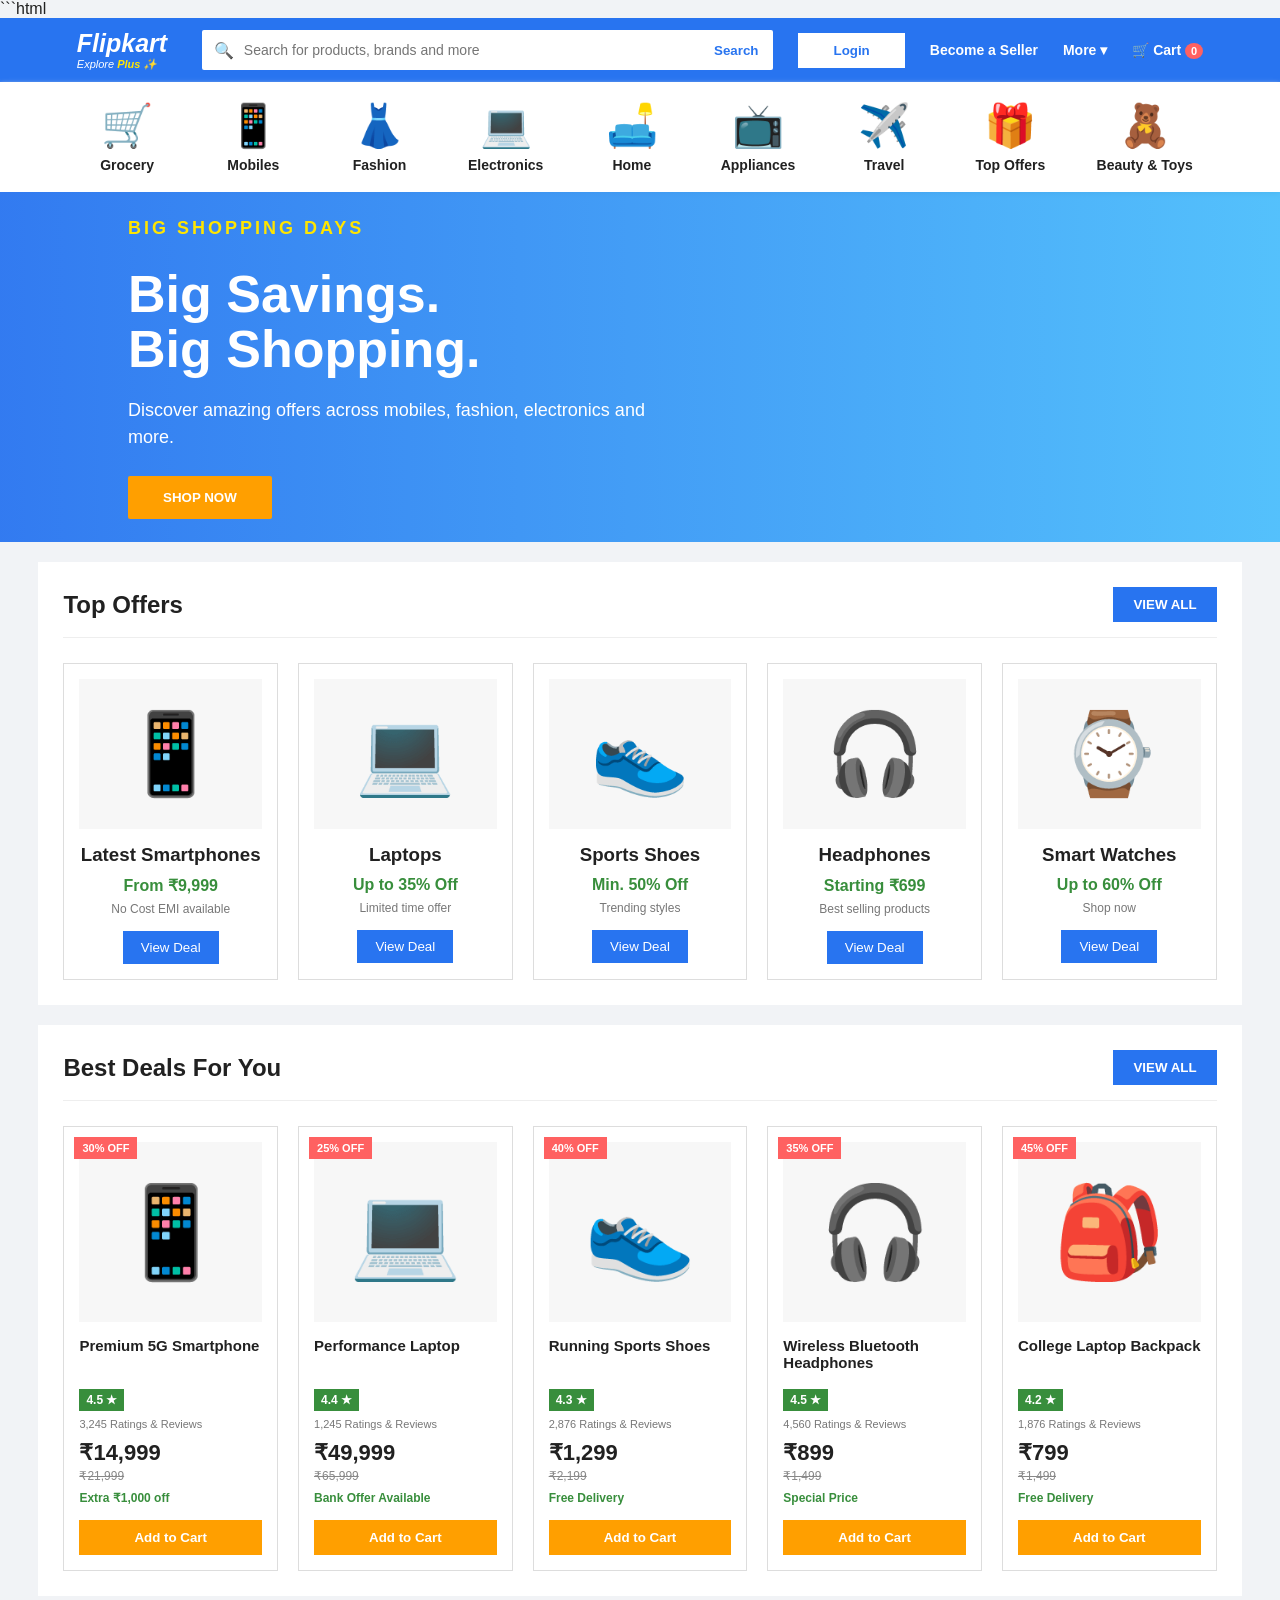
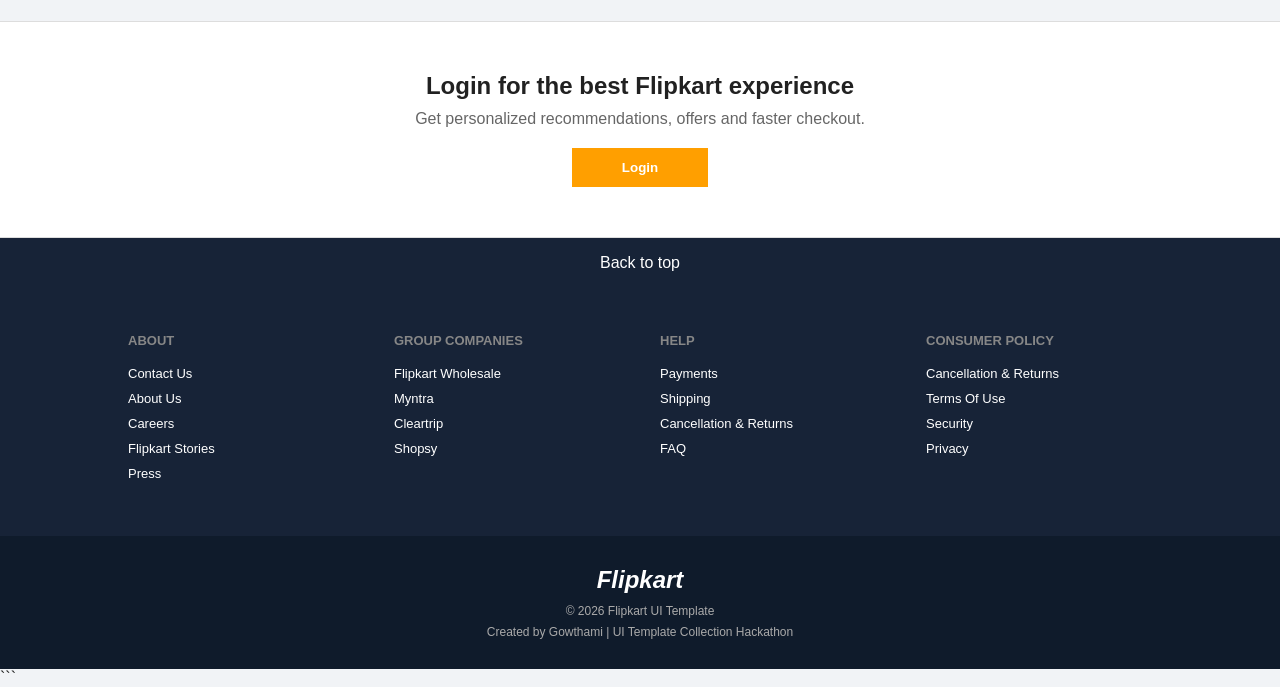
<file: flipkart/index.html>
```html
<!DOCTYPE html>
<html lang="en">

<head>
    <meta charset="UTF-8">
    <meta name="viewport" content="width=device-width, initial-scale=1.0">

    <title>Flipkart - Online Shopping</title>

    <link rel="stylesheet" href="style.css">
</head>

<body>

<!-- ================= HEADER ================= -->

<header class="header">

    <div class="logo-area">

        <div class="logo">
            Flipkart
        </div>

        <div class="plus">
            Explore <b>Plus</b> ✨
        </div>

    </div>


    <div class="search-box">

        <span>🔍</span>

        <input
            type="text"
            id="searchInput"
            placeholder="Search for products, brands and more"
        >

        <button onclick="searchProduct()">
            Search
        </button>

    </div>


    <button class="login-btn" onclick="login()">
        Login
    </button>


    <div class="seller">
        Become a Seller
    </div>


    <div class="more">
        More ▾
    </div>


    <div class="cart" onclick="showCart()">

        🛒

        Cart

        <span id="cartCount">0</span>

    </div>

</header>


<!-- ================= CATEGORY NAVIGATION ================= -->

<nav class="category-nav">

    <div class="category">
        <div class="category-icon">🛒</div>
        <p>Grocery</p>
    </div>

    <div class="category">
        <div class="category-icon">📱</div>
        <p>Mobiles</p>
    </div>

    <div class="category">
        <div class="category-icon">👗</div>
        <p>Fashion</p>
    </div>

    <div class="category">
        <div class="category-icon">💻</div>
        <p>Electronics</p>
    </div>

    <div class="category">
        <div class="category-icon">🛋️</div>
        <p>Home</p>
    </div>

    <div class="category">
        <div class="category-icon">📺</div>
        <p>Appliances</p>
    </div>

    <div class="category">
        <div class="category-icon">✈️</div>
        <p>Travel</p>
    </div>

    <div class="category">
        <div class="category-icon">🎁</div>
        <p>Top Offers</p>
    </div>

    <div class="category">
        <div class="category-icon">🧸</div>
        <p>Beauty & Toys</p>
    </div>

</nav>


<!-- ================= HERO ================= -->

<section class="hero">

    <div class="hero-text">

        <p class="festival">
            BIG SHOPPING DAYS
        </p>

        <h1>
            Big Savings.<br>
            Big Shopping.
        </h1>

        <p>
            Discover amazing offers across mobiles,
            fashion, electronics and more.
        </p>

        <button onclick="shopNow()">
            SHOP NOW
        </button>

    </div>

</section>


<!-- ================= TOP OFFERS ================= -->

<section class="section">

    <div class="section-header">

        <h2>Top Offers</h2>

        <button onclick="viewAll()">
            VIEW ALL
        </button>

    </div>


    <div class="offer-products">


        <!-- OFFER 1 -->

        <div class="offer-card">

            <div class="offer-image">
                📱
            </div>

            <h3>Latest Smartphones</h3>

            <p class="green">
                From ₹9,999
            </p>

            <p class="small">
                No Cost EMI available
            </p>

            <button onclick="addToCart('Smartphone')">
                View Deal
            </button>

        </div>


        <!-- OFFER 2 -->

        <div class="offer-card">

            <div class="offer-image">
                💻
            </div>

            <h3>Laptops</h3>

            <p class="green">
                Up to 35% Off
            </p>

            <p class="small">
                Limited time offer
            </p>

            <button onclick="addToCart('Laptop')">
                View Deal
            </button>

        </div>


        <!-- OFFER 3 -->

        <div class="offer-card">

            <div class="offer-image">
                👟
            </div>

            <h3>Sports Shoes</h3>

            <p class="green">
                Min. 50% Off
            </p>

            <p class="small">
                Trending styles
            </p>

            <button onclick="addToCart('Sports Shoes')">
                View Deal
            </button>

        </div>


        <!-- OFFER 4 -->

        <div class="offer-card">

            <div class="offer-image">
                🎧
            </div>

            <h3>Headphones</h3>

            <p class="green">
                Starting ₹699
            </p>

            <p class="small">
                Best selling products
            </p>

            <button onclick="addToCart('Headphones')">
                View Deal
            </button>

        </div>


        <!-- OFFER 5 -->

        <div class="offer-card">

            <div class="offer-image">
                ⌚
            </div>

            <h3>Smart Watches</h3>

            <p class="green">
                Up to 60% Off
            </p>

            <p class="small">
                Shop now
            </p>

            <button onclick="addToCart('Smart Watch')">
                View Deal
            </button>

        </div>

    </div>

</section>


<!-- ================= BEST DEALS ================= -->

<section class="section">

    <div class="section-header">

        <h2>Best Deals For You</h2>

        <button onclick="viewAll()">
            VIEW ALL
        </button>

    </div>


    <div class="products">


        <!-- PRODUCT 1 -->

        <div class="product-card">

            <div class="discount">
                30% OFF
            </div>

            <div class="product-image">
                📱
            </div>

            <h3>
                Premium 5G Smartphone
            </h3>

            <div class="rating">
                4.5 ★
            </div>

            <p class="reviews">
                3,245 Ratings & Reviews
            </p>

            <p class="price">
                ₹14,999
            </p>

            <p class="old-price">
                ₹21,999
            </p>

            <p class="offer">
                Extra ₹1,000 off
            </p>

            <button onclick="addToCart('Premium 5G Smartphone')">
                Add to Cart
            </button>

        </div>


        <!-- PRODUCT 2 -->

        <div class="product-card">

            <div class="discount">
                25% OFF
            </div>

            <div class="product-image">
                💻
            </div>

            <h3>
                Performance Laptop
            </h3>

            <div class="rating">
                4.4 ★
            </div>

            <p class="reviews">
                1,245 Ratings & Reviews
            </p>

            <p class="price">
                ₹49,999
            </p>

            <p class="old-price">
                ₹65,999
            </p>

            <p class="offer">
                Bank Offer Available
            </p>

            <button onclick="addToCart('Performance Laptop')">
                Add to Cart
            </button>

        </div>


        <!-- PRODUCT 3 -->

        <div class="product-card">

            <div class="discount">
                40% OFF
            </div>

            <div class="product-image">
                👟
            </div>

            <h3>
                Running Sports Shoes
            </h3>

            <div class="rating">
                4.3 ★
            </div>

            <p class="reviews">
                2,876 Ratings & Reviews
            </p>

            <p class="price">
                ₹1,299
            </p>

            <p class="old-price">
                ₹2,199
            </p>

            <p class="offer">
                Free Delivery
            </p>

            <button onclick="addToCart('Running Shoes')">
                Add to Cart
            </button>

        </div>


        <!-- PRODUCT 4 -->

        <div class="product-card">

            <div class="discount">
                35% OFF
            </div>

            <div class="product-image">
                🎧
            </div>

            <h3>
                Wireless Bluetooth Headphones
            </h3>

            <div class="rating">
                4.5 ★
            </div>

            <p class="reviews">
                4,560 Ratings & Reviews
            </p>

            <p class="price">
                ₹899
            </p>

            <p class="old-price">
                ₹1,499
            </p>

            <p class="offer">
                Special Price
            </p>

            <button onclick="addToCart('Bluetooth Headphones')">
                Add to Cart
            </button>

        </div>


        <!-- PRODUCT 5 -->

        <div class="product-card">

            <div class="discount">
                45% OFF
            </div>

            <div class="product-image">
                🎒
            </div>

            <h3>
                College Laptop Backpack
            </h3>

            <div class="rating">
                4.2 ★
            </div>

            <p class="reviews">
                1,876 Ratings & Reviews
            </p>

            <p class="price">
                ₹799
            </p>

            <p class="old-price">
                ₹1,499
            </p>

            <p class="offer">
                Free Delivery
            </p>

            <button onclick="addToCart('Laptop Backpack')">
                Add to Cart
            </button>

        </div>

    </div>

</section>


<!-- ================= RECOMMENDATION ================= -->

<section class="recommendation">

    <h2>
        Login for the best Flipkart experience
    </h2>

    <p>
        Get personalized recommendations,
        offers and faster checkout.
    </p>

    <button onclick="login()">
        Login
    </button>

</section>


<!-- ================= FOOTER ================= -->

<footer>

    <div class="back-top" onclick="topFunction()">
        Back to top
    </div>


    <div class="footer-main">


        <div>
            <h3>ABOUT</h3>

            <p>Contact Us</p>
            <p>About Us</p>
            <p>Careers</p>
            <p>Flipkart Stories</p>
            <p>Press</p>
        </div>


        <div>
            <h3>GROUP COMPANIES</h3>

            <p>Flipkart Wholesale</p>
            <p>Myntra</p>
            <p>Cleartrip</p>
            <p>Shopsy</p>
        </div>


        <div>
            <h3>HELP</h3>

            <p>Payments</p>
            <p>Shipping</p>
            <p>Cancellation & Returns</p>
            <p>FAQ</p>
        </div>


        <div>
            <h3>CONSUMER POLICY</h3>

            <p>Cancellation & Returns</p>
            <p>Terms Of Use</p>
            <p>Security</p>
            <p>Privacy</p>
        </div>


    </div>


    <div class="footer-bottom">

        <h2>Flipkart</h2>

        <p>
            © 2026 Flipkart UI Template
        </p>

        <p>
            Created by Gowthami |
            UI Template Collection Hackathon
        </p>

    </div>

</footer>


<script src="script.js"></script>

</body>

</html>
```
</file>
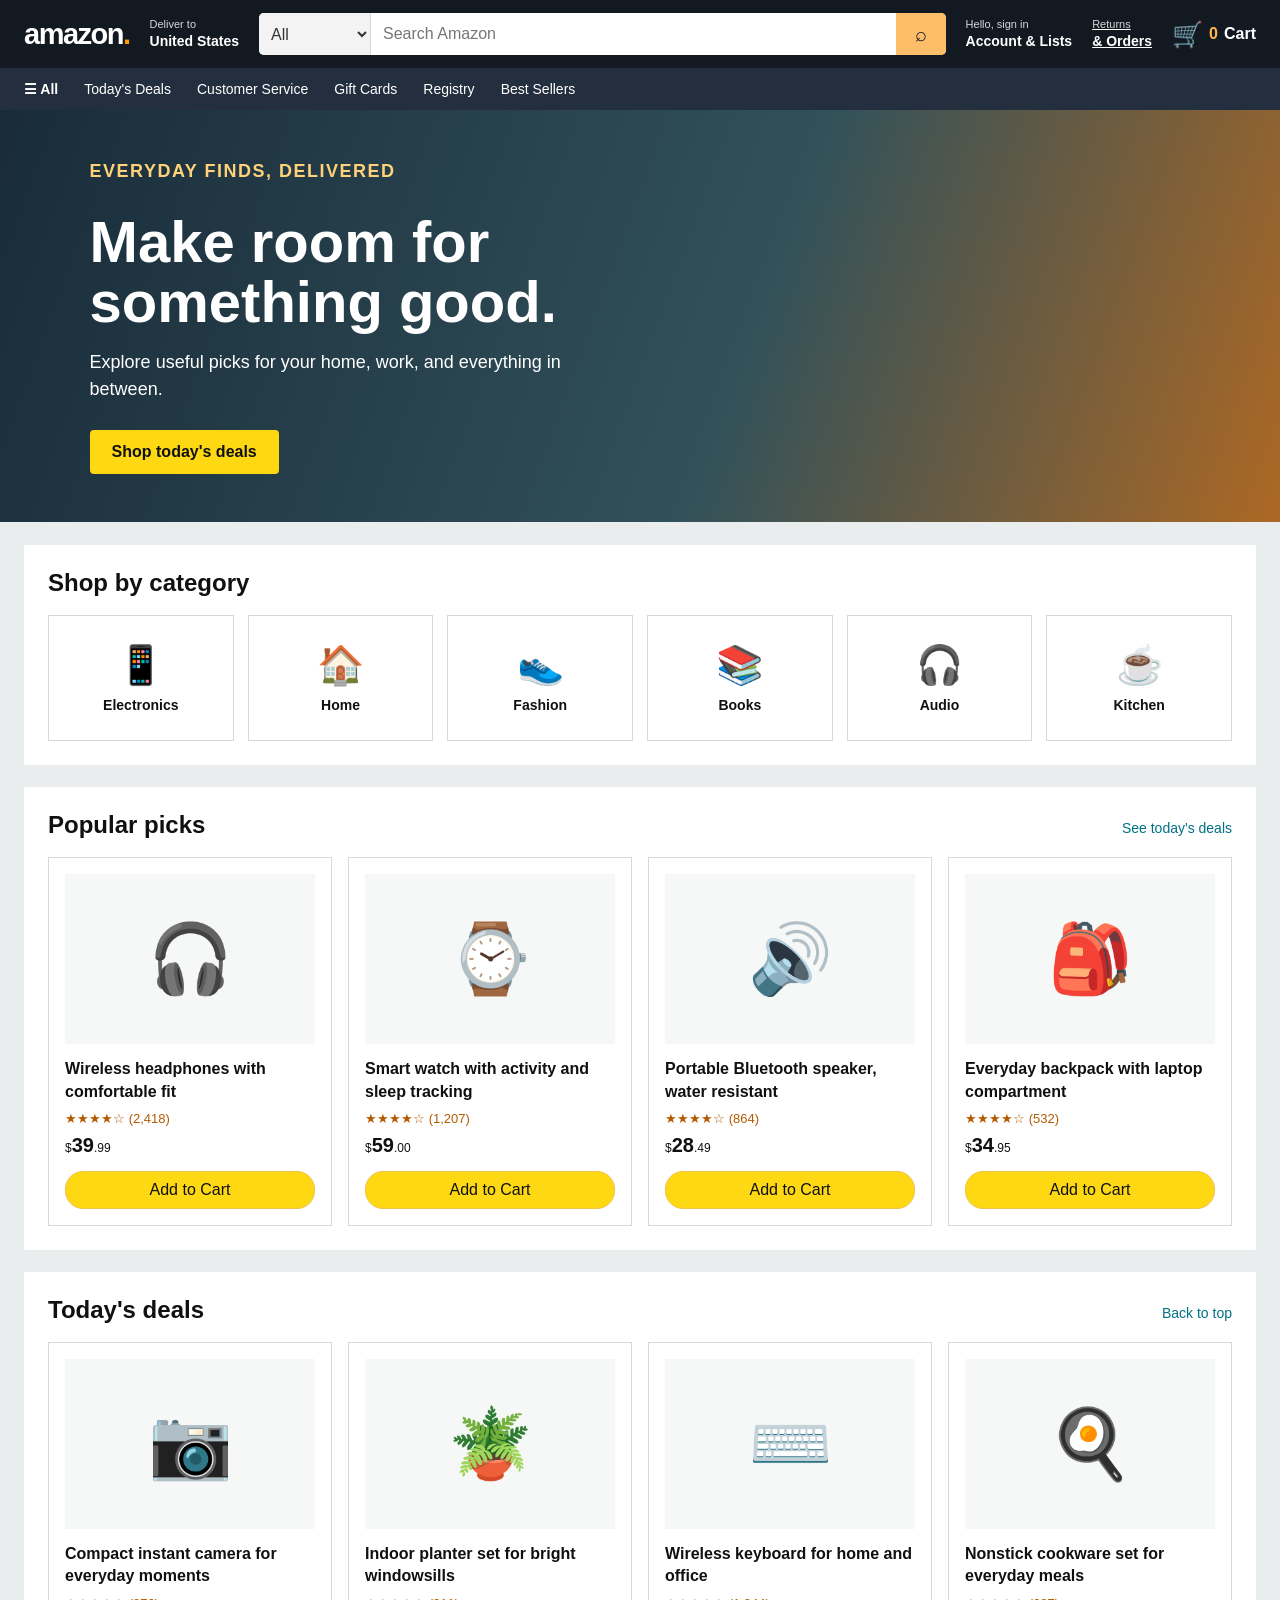
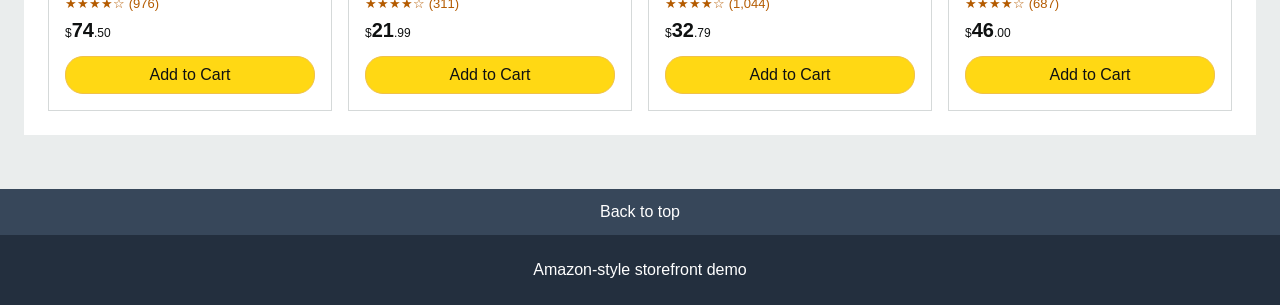
<file: amazon.html>
<!DOCTYPE html>
<html lang="en">
<head>
	<meta charset="UTF-8">
	<meta name="viewport" content="width=device-width, initial-scale=1.0">
	<meta name="theme-color" content="#131921">
	<title>Amazon - Online Shopping</title>
	<style>
		:root {
			color-scheme: light;
			--ink: #0f1111;
			--navy: #131921;
			--navy-light: #232f3e;
			--orange: #ff9900;
			--yellow: #ffd814;
			--paper: #eaeded;
			--line: #d5d9d9;
		}

		* { box-sizing: border-box; }

		html { scroll-behavior: smooth; }

		body {
			margin: 0;
			background: var(--paper);
			color: var(--ink);
			font-family: Arial, Helvetica, sans-serif;
		}

		button, input, select { font: inherit; }
		button { cursor: pointer; }

		.top-header {
			min-height: 68px;
			display: flex;
			align-items: center;
			gap: 20px;
			padding: 10px 24px;
			background: var(--navy);
			color: #fff;
		}

		.logo {
			flex: 0 0 auto;
			color: #fff;
			font-size: 29px;
			font-weight: 700;
			letter-spacing: -1.5px;
			text-decoration: none;
		}

		.logo span { color: var(--orange); }

		.delivery, .account, .orders {
			flex: 0 0 auto;
			font-size: 12px;
			line-height: 1.35;
			white-space: nowrap;
		}

		.delivery small, .account small, .orders small {
			display: block;
			color: #d5d9d9;
			font-size: 11px;
		}

		.delivery strong, .account strong, .orders strong { font-size: 14px; }

		.search {
			display: flex;
			flex: 1 1 280px;
			min-width: 150px;
			height: 42px;
			overflow: hidden;
			border-radius: 5px;
			background: #fff;
		}

		.search select {
			width: 112px;
			padding: 0 8px;
			border: 0;
			border-right: 1px solid var(--line);
			background: #f3f3f3;
			color: #333;
		}

		.search input {
			flex: 1;
			min-width: 0;
			padding: 0 12px;
			border: 0;
			outline: 0;
		}

		.search button {
			width: 50px;
			border: 0;
			background: #febd69;
			color: var(--navy);
			font-size: 20px;
		}

		.header-action {
			padding: 4px 0;
			border: 0;
			background: transparent;
			color: #fff;
			text-align: left;
			white-space: nowrap;
		}

		.header-action small, .header-action strong { display: block; }
		.header-action small { font-size: 11px; }
		.header-action strong { font-size: 14px; }

		.cart {
			display: flex;
			align-items: center;
			gap: 6px;
			padding: 5px 0;
			border: 0;
			background: transparent;
			color: #fff;
			font-weight: 700;
			white-space: nowrap;
		}

		.cart-icon { font-size: 25px; }
		#cartNumber { color: #ffb84d; }

		.nav-bar {
			display: flex;
			align-items: center;
			gap: 26px;
			min-height: 42px;
			overflow-x: auto;
			padding: 0 24px;
			background: var(--navy-light);
			color: #fff;
			font-size: 14px;
			white-space: nowrap;
		}

		.nav-bar a {
			color: inherit;
			text-decoration: none;
		}

		.hero {
			display: flex;
			align-items: center;
			min-height: 370px;
			padding: 48px max(7vw, 28px);
			background: linear-gradient(110deg, #192b39 0%, #31515a 58%, #ad6824 100%);
			color: #fff;
		}

		.hero-content { max-width: 620px; }

		.eyebrow {
			margin: 0 0 12px;
			color: #ffd27a;
			font-size: 13px;
			font-weight: 700;
			letter-spacing: 1.5px;
			text-transform: uppercase;
		}

		.hero h1 {
			margin: 0 0 16px;
			font-size: clamp(38px, 5vw, 58px);
			line-height: 1.04;
		}

		.hero p {
			max-width: 510px;
			margin: 0 0 26px;
			font-size: 18px;
			line-height: 1.55;
		}

		.primary-button {
			min-height: 44px;
			padding: 0 22px;
			border: 0;
			border-radius: 4px;
			background: var(--yellow);
			color: var(--ink);
			font-weight: 700;
		}

		.primary-button:hover { background: #f7ca00; }

		main { padding: 1px 24px 32px; }

		.section {
			max-width: 1440px;
			margin: 22px auto;
			padding: 24px;
			background: #fff;
		}

		.section-heading {
			display: flex;
			align-items: baseline;
			justify-content: space-between;
			gap: 16px;
			margin-bottom: 18px;
		}

		.section h2 {
			margin: 0;
			font-size: 24px;
		}

		.section-link {
			color: #007185;
			font-size: 14px;
			text-decoration: none;
		}

		.categories {
			display: grid;
			grid-template-columns: repeat(6, minmax(0, 1fr));
			gap: 14px;
		}

		.category {
			display: grid;
			min-height: 126px;
			align-content: center;
			justify-items: center;
			gap: 10px;
			padding: 14px 8px;
			border: 1px solid var(--line);
			color: var(--ink);
			text-align: center;
			text-decoration: none;
		}

		.category:hover { border-color: #879596; }
		.category-icon { font-size: 38px; }
		.category strong { font-size: 14px; }

		.products {
			display: grid;
			grid-template-columns: repeat(4, minmax(0, 1fr));
			gap: 16px;
		}

		.product-card {
			display: flex;
			min-width: 0;
			flex-direction: column;
			padding: 16px;
			border: 1px solid var(--line);
		}

		.product-image {
			display: grid;
			min-height: 170px;
			place-items: center;
			margin-bottom: 14px;
			background: #f6f7f7;
			font-size: 68px;
		}

		.product-card h3 {
			margin: 0 0 8px;
			font-size: 16px;
			line-height: 1.4;
		}

		.rating { margin-bottom: 8px; color: #b45b00; font-size: 13px; }
		.price { margin: 0 0 14px; font-size: 20px; font-weight: 700; }
		.price small { font-size: 12px; font-weight: 400; }

		.product-card button {
			min-height: 38px;
			margin-top: auto;
			border: 1px solid #f0c14b;
			border-radius: 18px;
			background: #ffd814;
			color: var(--ink);
		}

		.product-card button:hover { background: #f7ca00; }

		footer {
			padding: 26px;
			background: var(--navy-light);
			color: #fff;
			text-align: center;
		}

		.back-top {
			display: block;
			width: 100%;
			padding: 14px;
			border: 0;
			background: #37475a;
			color: #fff;
		}

		@media (max-width: 980px) {
			.top-header { gap: 14px; padding-inline: 16px; }
			.delivery, .orders { display: none; }
			.categories { grid-template-columns: repeat(3, minmax(0, 1fr)); }
			.products { grid-template-columns: repeat(2, minmax(0, 1fr)); }
		}

		@media (max-width: 620px) {
			.top-header { flex-wrap: wrap; gap: 12px; }
			.logo { font-size: 25px; }
			.account { margin-left: auto; }
			.search { order: 5; flex-basis: 100%; }
			.search select { width: 92px; }
			.header-action.account { display: none; }
			.nav-bar { gap: 20px; padding-inline: 16px; }
			.hero { min-height: 330px; padding: 38px 24px; }
			.hero p { font-size: 16px; }
			main { padding-inline: 12px; }
			.section { margin: 14px auto; padding: 18px 14px; }
			.section h2 { font-size: 21px; }
			.categories { grid-template-columns: repeat(2, minmax(0, 1fr)); }
			.products { grid-template-columns: 1fr; }
			.product-card { display: grid; grid-template-columns: 105px 1fr; column-gap: 14px; }
			.product-image { grid-row: span 4; min-height: 120px; margin: 0; font-size: 48px; }
			.product-card h3, .rating, .price { align-self: start; }
			.product-card button { grid-column: 2; }
		}
	</style>
</head>
<body>
	<header class="top-header">
		<a class="logo" href="#top" aria-label="Amazon home">amazon<span>.</span></a>
		<div class="delivery"><small>Deliver to</small><strong>United States</strong></div>

		<form class="search" onsubmit="searchProduct(); return false;">
			<select id="category" aria-label="Search category">
				<option>All</option>
				<option>Electronics</option>
				<option>Home</option>
				<option>Fashion</option>
				<option>Books</option>
			</select>
			<input id="searchInput" type="search" placeholder="Search Amazon" aria-label="Search Amazon">
			<button type="submit" aria-label="Search">⌕</button>
		</form>

		<button class="header-action account" type="button" onclick="signIn()">
			<small>Hello, sign in</small><strong>Account &amp; Lists</strong>
		</button>
		<a class="header-action orders" href="#deals"><small>Returns</small><strong>&amp; Orders</strong></a>
		<button class="cart" type="button" onclick="showCart()" aria-label="View cart, item count"><span class="cart-icon">🛒</span><span id="cartNumber">0</span> Cart</button>
	</header>

	<nav class="nav-bar" aria-label="Main navigation">
		<a href="#categories"><strong>☰ All</strong></a>
		<a href="#deals">Today's Deals</a>
		<a href="#categories">Customer Service</a>
		<a href="#featured">Gift Cards</a>
		<a href="#featured">Registry</a>
		<a href="#deals">Best Sellers</a>
	</nav>

	<section class="hero" id="top">
		<div class="hero-content">
			<p class="eyebrow">Everyday finds, delivered</p>
			<h1>Make room for something good.</h1>
			<p>Explore useful picks for your home, work, and everything in between.</p>
			<button class="primary-button" type="button" onclick="scrollToDeals()">Shop today's deals</button>
		</div>
	</section>

	<main>
		<section class="section" id="categories" aria-labelledby="category-title">
			<div class="section-heading"><h2 id="category-title">Shop by category</h2></div>
			<div class="categories">
				<a class="category" href="#featured"><span class="category-icon" aria-hidden="true">📱</span><strong>Electronics</strong></a>
				<a class="category" href="#featured"><span class="category-icon" aria-hidden="true">🏠</span><strong>Home</strong></a>
				<a class="category" href="#featured"><span class="category-icon" aria-hidden="true">👟</span><strong>Fashion</strong></a>
				<a class="category" href="#featured"><span class="category-icon" aria-hidden="true">📚</span><strong>Books</strong></a>
				<a class="category" href="#featured"><span class="category-icon" aria-hidden="true">🎧</span><strong>Audio</strong></a>
				<a class="category" href="#featured"><span class="category-icon" aria-hidden="true">☕</span><strong>Kitchen</strong></a>
			</div>
		</section>

		<section class="section" id="featured" aria-labelledby="featured-title">
			<div class="section-heading">
				<h2 id="featured-title">Popular picks</h2>
				<a class="section-link" href="#deals">See today's deals</a>
			</div>
			<div class="products">
				<article class="product-card">
					<div class="product-image" aria-hidden="true">🎧</div>
					<h3>Wireless headphones with comfortable fit</h3>
					<div class="rating" aria-label="Rated 4.5 out of 5">★★★★☆ <span>(2,418)</span></div>
					<p class="price"><small>$</small>39<small>.99</small></p>
					<button type="button" onclick="addToCart('Wireless Headphones')">Add to Cart</button>
				</article>
				<article class="product-card">
					<div class="product-image" aria-hidden="true">⌚</div>
					<h3>Smart watch with activity and sleep tracking</h3>
					<div class="rating" aria-label="Rated 4 out of 5">★★★★☆ <span>(1,207)</span></div>
					<p class="price"><small>$</small>59<small>.00</small></p>
					<button type="button" onclick="addToCart('Smart Watch')">Add to Cart</button>
				</article>
				<article class="product-card">
					<div class="product-image" aria-hidden="true">🔊</div>
					<h3>Portable Bluetooth speaker, water resistant</h3>
					<div class="rating" aria-label="Rated 4.5 out of 5">★★★★☆ <span>(864)</span></div>
					<p class="price"><small>$</small>28<small>.49</small></p>
					<button type="button" onclick="addToCart('Bluetooth Speaker')">Add to Cart</button>
				</article>
				<article class="product-card">
					<div class="product-image" aria-hidden="true">🎒</div>
					<h3>Everyday backpack with laptop compartment</h3>
					<div class="rating" aria-label="Rated 4 out of 5">★★★★☆ <span>(532)</span></div>
					<p class="price"><small>$</small>34<small>.95</small></p>
					<button type="button" onclick="addToCart('Everyday Backpack')">Add to Cart</button>
				</article>
			</div>
		</section>

		<section class="section" id="deals" aria-labelledby="deals-title">
			<div class="section-heading">
				<h2 id="deals-title">Today's deals</h2>
				<a class="section-link" href="#top">Back to top</a>
			</div>
			<div class="products">
				<article class="product-card">
					<div class="product-image" aria-hidden="true">📷</div>
					<h3>Compact instant camera for everyday moments</h3>
					<div class="rating" aria-label="Rated 4.5 out of 5">★★★★☆ <span>(976)</span></div>
					<p class="price"><small>$</small>74<small>.50</small></p>
					<button type="button" onclick="addToCart('Instant Camera')">Add to Cart</button>
				</article>
				<article class="product-card">
					<div class="product-image" aria-hidden="true">🪴</div>
					<h3>Indoor planter set for bright windowsills</h3>
					<div class="rating" aria-label="Rated 4 out of 5">★★★★☆ <span>(311)</span></div>
					<p class="price"><small>$</small>21<small>.99</small></p>
					<button type="button" onclick="addToCart('Indoor Planter Set')">Add to Cart</button>
				</article>
				<article class="product-card">
					<div class="product-image" aria-hidden="true">⌨️</div>
					<h3>Wireless keyboard for home and office</h3>
					<div class="rating" aria-label="Rated 4.5 out of 5">★★★★☆ <span>(1,044)</span></div>
					<p class="price"><small>$</small>32<small>.79</small></p>
					<button type="button" onclick="addToCart('Wireless Keyboard')">Add to Cart</button>
				</article>
				<article class="product-card">
					<div class="product-image" aria-hidden="true">🍳</div>
					<h3>Nonstick cookware set for everyday meals</h3>
					<div class="rating" aria-label="Rated 4 out of 5">★★★★☆ <span>(687)</span></div>
					<p class="price"><small>$</small>46<small>.00</small></p>
					<button type="button" onclick="addToCart('Cookware Set')">Add to Cart</button>
				</article>
			</div>
		</section>
	</main>

	<button class="back-top" type="button" onclick="topFunction()">Back to top</button>
	<footer>Amazon-style storefront demo</footer>
	<script src="script.js"></script>
</body>
</html>
</file>
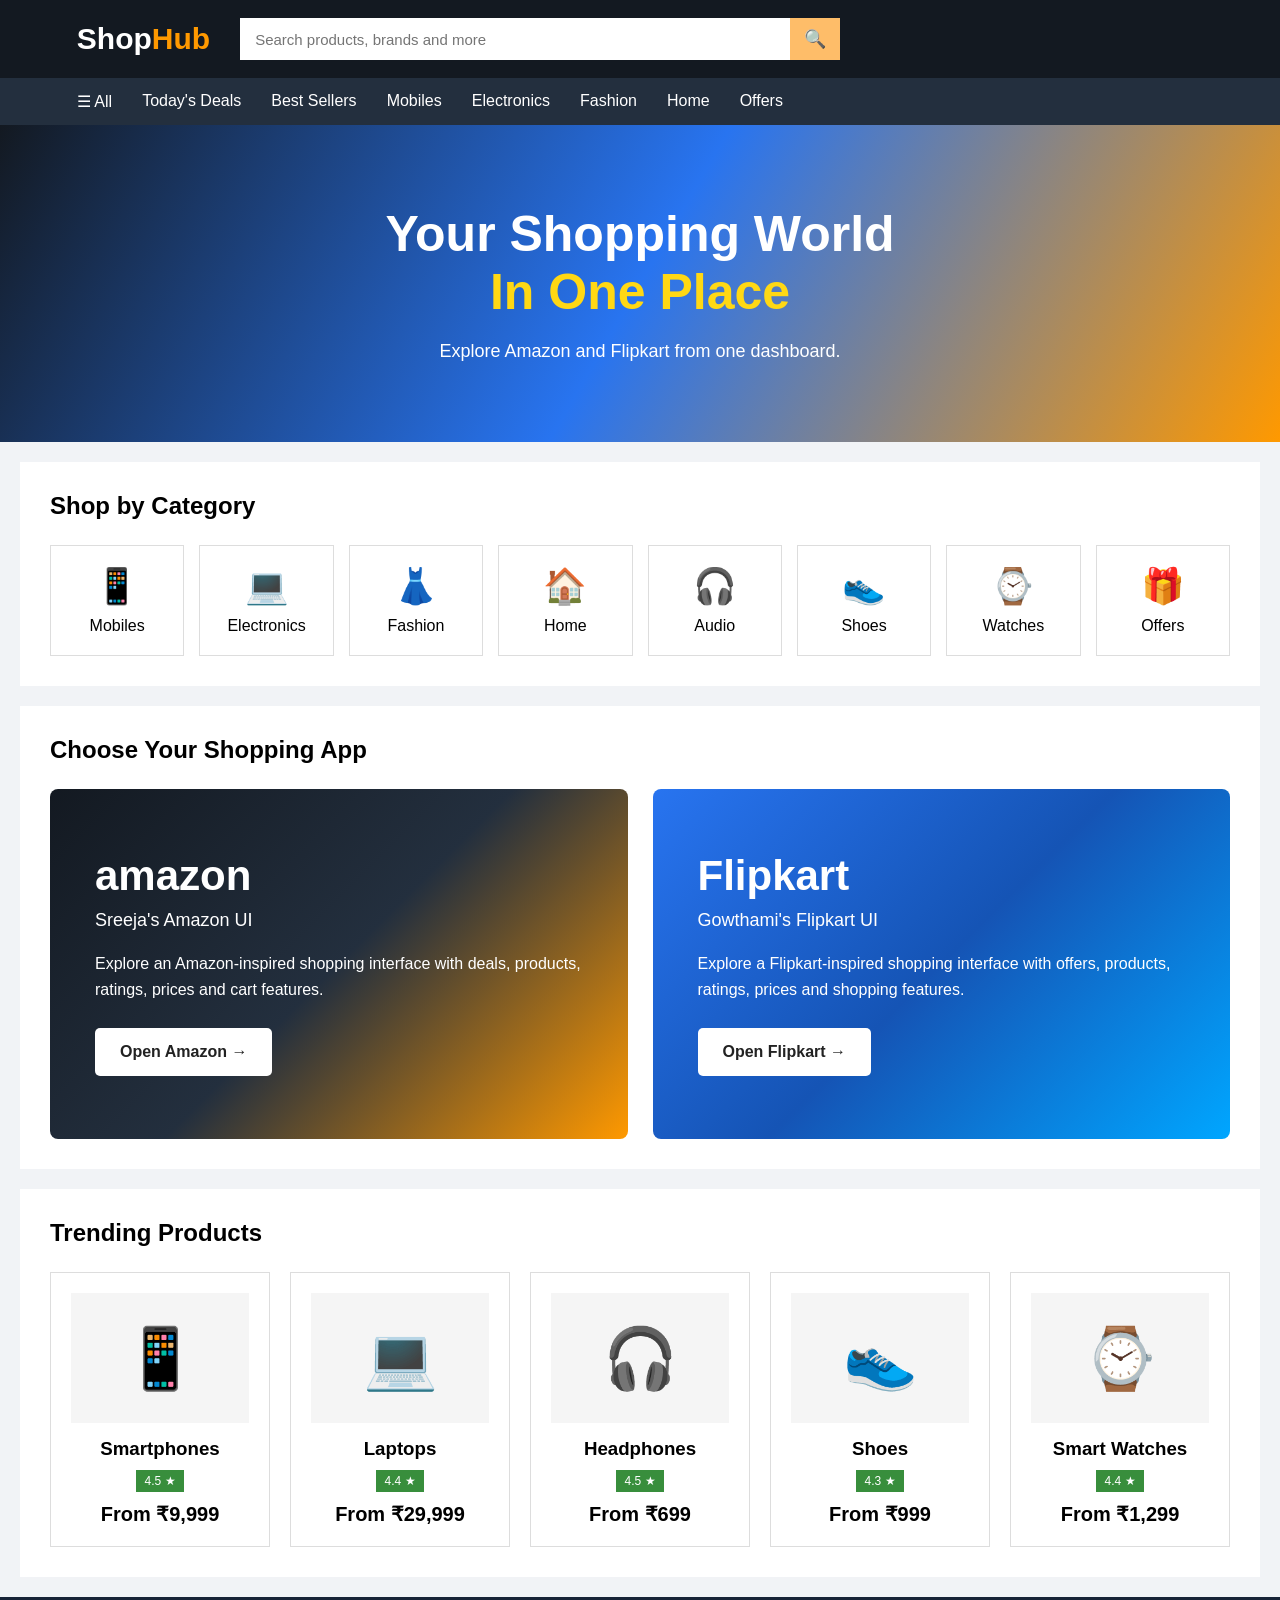
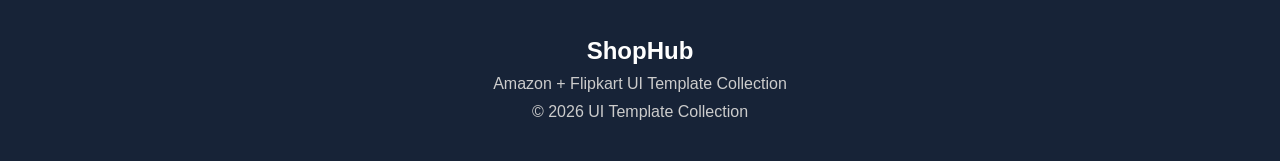
<file: flipkart/index1.html>
<!DOCTYPE html>
<html lang="en">

<head>

    <meta charset="UTF-8">
    <meta name="viewport" content="width=device-width, initial-scale=1.0">

    <title>ShopHub - Shopping Dashboard</title>

    <style>

        * {
            margin: 0;
            padding: 0;
            box-sizing: border-box;
            font-family: Arial, sans-serif;
        }

        body {
            background: #f1f3f6;
        }

        /* HEADER */

        header {
            background: #131921;
            color: white;

            padding: 18px 6%;

            display: flex;
            align-items: center;
            gap: 30px;
        }

        .logo {
            font-size: 30px;
            font-weight: bold;
        }

        .logo span {
            color: #ff9900;
        }

        .search {
            flex: 1;
            max-width: 600px;

            height: 42px;

            display: flex;
        }

        .search input {
            width: 100%;

            border: none;
            outline: none;

            padding: 0 15px;

            font-size: 15px;
        }

        .search button {
            width: 55px;

            border: none;

            background: #febd69;

            font-size: 18px;
        }

        /* NAV */

        nav {
            background: #232f3e;

            color: white;

            padding: 14px 6%;

            display: flex;

            gap: 30px;
        }

        /* HERO */

        .hero {
            background:
                linear-gradient(
                    120deg,
                    #131921,
                    #2874f0,
                    #ff9900
                );

            color: white;

            text-align: center;

            padding: 80px 20px;
        }

        .hero h1 {
            font-size: 50px;

            margin-bottom: 20px;
        }

        .hero h1 span {
            color: #ffd814;
        }

        .hero p {
            font-size: 18px;
        }

        /* SECTION */

        .section {
            background: white;

            margin: 20px;

            padding: 30px;
        }

        .section h2 {
            margin-bottom: 25px;
        }

        /* CATEGORIES */

        .categories {
            display: grid;

            grid-template-columns:
                repeat(8, 1fr);

            gap: 15px;
        }

        .category {
            text-align: center;

            padding: 20px 10px;

            border: 1px solid #ddd;

            transition: 0.3s;
        }

        .category:hover {
            transform: translateY(-5px);

            box-shadow:
                0 4px 12px #ccc;
        }

        .icon {
            font-size: 35px;

            margin-bottom: 10px;
        }

        /* STORES */

        .stores {
            display: grid;

            grid-template-columns:
                1fr 1fr;

            gap: 25px;
        }

        /* STORE CARD */

        .store {
            min-height: 350px;

            padding: 45px;

            color: white;

            text-decoration: none;

            display: flex;

            flex-direction: column;

            justify-content: center;

            border-radius: 8px;

            transition: 0.3s;
        }

        .store:hover {
            transform: translateY(-8px);

            box-shadow:
                0 10px 30px rgba(0,0,0,0.3);
        }

        /* AMAZON */

        .amazon {
            background:
                linear-gradient(
                    135deg,
                    #131921,
                    #232f3e,
                    #ff9900
                );
        }

        /* FLIPKART */

        .flipkart {
            background:
                linear-gradient(
                    135deg,
                    #2874f0,
                    #1554b5,
                    #00a6ff
                );
        }

        .store h3 {
            font-size: 42px;

            margin-bottom: 10px;
        }

        .store h4 {
            font-size: 18px;

            font-weight: normal;

            margin-bottom: 20px;
        }

        .store p {
            font-size: 16px;

            line-height: 1.6;

            margin-bottom: 25px;
        }

        /* BUTTON */

        .open-button {
            background: white;

            color: #222;

            padding: 15px 25px;

            border-radius: 5px;

            width: fit-content;

            font-weight: bold;

            font-size: 16px;
        }

        /* PRODUCTS */

        .products {
            display: grid;

            grid-template-columns:
                repeat(5, 1fr);

            gap: 20px;
        }

        .product {
            border: 1px solid #ddd;

            padding: 20px;

            text-align: center;
        }

        .product-image {
            height: 130px;

            background: #f5f5f5;

            display: flex;

            align-items: center;

            justify-content: center;

            font-size: 60px;

            margin-bottom: 15px;
        }

        .rating {
            display: inline-block;

            background: #388e3c;

            color: white;

            padding: 4px 8px;

            margin: 10px 0;

            font-size: 12px;
        }

        .price {
            font-size: 20px;

            font-weight: bold;
        }

        /* FOOTER */

        footer {
            background: #172337;

            color: white;

            text-align: center;

            padding: 40px;

            margin-top: 20px;
        }

        footer p {
            color: #ccc;

            margin-top: 10px;
        }

        /* MOBILE */

        @media (max-width: 900px) {

            .categories {
                grid-template-columns:
                    repeat(4, 1fr);
            }

            .products {
                grid-template-columns:
                    repeat(2, 1fr);
            }

            .stores {
                grid-template-columns: 1fr;
            }

        }

    </style>

</head>


<body>


<!-- HEADER -->

<header>

    <div class="logo">
        Shop<span>Hub</span>
    </div>

    <div class="search">

        <input
            type="text"
            placeholder="Search products, brands and more"
        >

        <button>
            🔍
        </button>

    </div>

</header>


<!-- NAVIGATION -->

<nav>

    <span>☰ All</span>

    <span>Today's Deals</span>

    <span>Best Sellers</span>

    <span>Mobiles</span>

    <span>Electronics</span>

    <span>Fashion</span>

    <span>Home</span>

    <span>Offers</span>

</nav>


<!-- HERO -->

<section class="hero">

    <h1>

        Your Shopping World

        <br>

        <span>In One Place</span>

    </h1>

    <p>
        Explore Amazon and Flipkart from one dashboard.
    </p>

</section>


<!-- CATEGORIES -->

<section class="section">

    <h2>
        Shop by Category
    </h2>

    <div class="categories">

        <div class="category">
            <div class="icon">📱</div>
            Mobiles
        </div>

        <div class="category">
            <div class="icon">💻</div>
            Electronics
        </div>

        <div class="category">
            <div class="icon">👗</div>
            Fashion
        </div>

        <div class="category">
            <div class="icon">🏠</div>
            Home
        </div>

        <div class="category">
            <div class="icon">🎧</div>
            Audio
        </div>

        <div class="category">
            <div class="icon">👟</div>
            Shoes
        </div>

        <div class="category">
            <div class="icon">⌚</div>
            Watches
        </div>

        <div class="category">
            <div class="icon">🎁</div>
            Offers
        </div>

    </div>

</section>


<!-- AMAZON + FLIPKART -->

<section class="section">

    <h2>
        Choose Your Shopping App
    </h2>

    <div class="stores">


        <!-- AMAZON -->

        <a
            href="../index.html"
            class="store amazon"
        >

            <h3>
                amazon
            </h3>

            <h4>
                Sreeja's Amazon UI
            </h4>

            <p>

                Explore an Amazon-inspired
                shopping interface with deals,
                products, ratings, prices and
                cart features.

            </p>

            <div class="open-button">
                Open Amazon →
            </div>

        </a>


        <!-- FLIPKART -->

        <a
            href="./index.html"
            class="store flipkart"
        >

            <h3>
                Flipkart
            </h3>

            <h4>
                Gowthami's Flipkart UI
            </h4>

            <p>

                Explore a Flipkart-inspired
                shopping interface with offers,
                products, ratings, prices and
                shopping features.

            </p>

            <div class="open-button">
                Open Flipkart →
            </div>

        </a>


    </div>

</section>


<!-- PRODUCTS -->

<section class="section">

    <h2>
        Trending Products
    </h2>

    <div class="products">


        <div class="product">

            <div class="product-image">
                📱
            </div>

            <h3>
                Smartphones
            </h3>

            <div class="rating">
                4.5 ★
            </div>

            <p class="price">
                From ₹9,999
            </p>

        </div>


        <div class="product">

            <div class="product-image">
                💻
            </div>

            <h3>
                Laptops
            </h3>

            <div class="rating">
                4.4 ★
            </div>

            <p class="price">
                From ₹29,999
            </p>

        </div>


        <div class="product">

            <div class="product-image">
                🎧
            </div>

            <h3>
                Headphones
            </h3>

            <div class="rating">
                4.5 ★
            </div>

            <p class="price">
                From ₹699
            </p>

        </div>


        <div class="product">

            <div class="product-image">
                👟
            </div>

            <h3>
                Shoes
            </h3>

            <div class="rating">
                4.3 ★
            </div>

            <p class="price">
                From ₹999
            </p>

        </div>


        <div class="product">

            <div class="product-image">
                ⌚
            </div>

            <h3>
                Smart Watches
            </h3>

            <div class="rating">
                4.4 ★
            </div>

            <p class="price">
                From ₹1,299
            </p>

        </div>


    </div>

</section>


<!-- FOOTER -->

<footer>

    <h2>
        ShopHub
    </h2>

    <p>
        Amazon + Flipkart UI Template Collection
    </p>

    <p>
        © 2026 UI Template Collection
    </p>

</footer>


</body>

</html>
</file>
<file: flipkart/style.css>
* {
    margin: 0;
    padding: 0;
    box-sizing: border-box;

    font-family: Arial, Helvetica, sans-serif;
}

body {
    background: #f1f3f6;
    color: #212121;
}


/* ================= HEADER ================= */

.header {
    min-height: 64px;

    background: #2874f0;

    color: white;

    display: flex;

    align-items: center;

    gap: 25px;

    padding: 8px 6%;
}


.logo-area {
    width: 100px;
}

.logo {
    font-size: 25px;

    font-weight: bold;

    font-style: italic;
}

.plus {
    font-size: 11px;

    font-style: italic;

    color: white;
}

.plus b {
    color: #ffe500;
}


.search-box {
    height: 40px;

    background: white;

    display: flex;

    align-items: center;

    flex: 1;

    max-width: 600px;

    border-radius: 2px;

    color: #2874f0;

    padding-left: 12px;
}


.search-box input {
    flex: 1;

    border: none;

    outline: none;

    padding: 10px;

    font-size: 14px;
}


.search-box button {
    background: white;

    border: none;

    color: #2874f0;

    font-weight: bold;

    padding: 10px 15px;

    cursor: pointer;
}


.login-btn {
    background: white;

    color: #2874f0;

    border: none;

    padding: 10px 35px;

    font-weight: bold;

    cursor: pointer;
}


.seller,
.more,
.cart {
    white-space: nowrap;

    font-weight: bold;

    font-size: 14px;
}


.cart {
    cursor: pointer;
}


.cart span {
    background: #ff6161;

    padding: 2px 6px;

    border-radius: 50%;

    font-size: 11px;
}


/* ================= CATEGORY NAV ================= */

.category-nav {
    background: white;

    min-height: 110px;

    display: flex;

    align-items: center;

    justify-content: space-around;

    padding: 10px 5%;

    box-shadow: 0 2px 5px #ddd;
}


.category {
    text-align: center;

    cursor: pointer;

    min-width: 80px;
}


.category-icon {
    font-size: 42px;

    margin-bottom: 7px;
}


.category p {
    font-weight: bold;

    font-size: 14px;
}


/* ================= HERO ================= */

.hero {
    height: 350px;

    background:
        linear-gradient(
            90deg,
            rgba(40,116,240,0.95),
            rgba(0,166,255,0.65)
        );

    color: white;

    display: flex;

    align-items: center;

    padding-left: 10%;
}


.hero-text {
    max-width: 550px;
}


.festival {
    font-size: 14px;

    font-weight: bold;

    letter-spacing: 3px;

    color: #ffe500;

    margin-bottom: 10px;
}


.hero h1 {
    font-size: 52px;

    line-height: 1.05;

    margin-bottom: 20px;
}


.hero p {
    font-size: 18px;

    line-height: 1.5;

    margin-bottom: 25px;
}


.hero button {
    background: #ff9f00;

    color: white;

    border: none;

    padding: 14px 35px;

    font-weight: bold;

    cursor: pointer;

    border-radius: 2px;
}


.hero button:hover {
    background: #e68f00;
}


/* ================= SECTIONS ================= */

.section {
    background: white;

    margin: 20px 3%;

    padding: 25px;
}


.section-header {
    display: flex;

    justify-content: space-between;

    align-items: center;

    margin-bottom: 25px;

    border-bottom: 1px solid #eee;

    padding-bottom: 15px;
}


.section-header h2 {
    font-size: 24px;
}


.section-header button {
    background: #2874f0;

    color: white;

    border: none;

    padding: 10px 20px;

    font-weight: bold;

    cursor: pointer;
}


/* ================= OFFERS ================= */

.offer-products {
    display: grid;

    grid-template-columns: repeat(5, 1fr);

    gap: 20px;
}


.offer-card {
    border: 1px solid #ddd;

    padding: 15px;

    text-align: center;

    transition: 0.2s;
}


.offer-card:hover {
    box-shadow: 0 3px 12px #ccc;

    transform: translateY(-3px);
}


.offer-image {
    height: 150px;

    background: #f7f7f7;

    display: flex;

    align-items: center;

    justify-content: center;

    font-size: 80px;

    margin-bottom: 15px;
}


.offer-card h3 {
    margin-bottom: 10px;
}


.green {
    color: #388e3c;

    font-weight: bold;

    margin-bottom: 7px;
}


.small {
    color: #777;

    font-size: 12px;

    margin-bottom: 15px;
}


.offer-card button {
    background: #2874f0;

    color: white;

    border: none;

    padding: 9px 18px;

    cursor: pointer;
}


/* ================= PRODUCTS ================= */

.products {
    display: grid;

    grid-template-columns: repeat(5, 1fr);

    gap: 20px;
}


.product-card {
    border: 1px solid #ddd;

    padding: 15px;

    position: relative;

    min-height: 410px;

    transition: 0.2s;
}


.product-card:hover {
    box-shadow: 0 3px 15px #ccc;

    transform: translateY(-3px);
}


.discount {
    position: absolute;

    top: 10px;

    left: 10px;

    background: #ff6161;

    color: white;

    padding: 5px 8px;

    font-size: 11px;

    font-weight: bold;
}


.product-image {
    height: 180px;

    background: #f7f7f7;

    display: flex;

    align-items: center;

    justify-content: center;

    font-size: 90px;

    margin-bottom: 15px;
}


.product-card h3 {
    min-height: 42px;

    font-size: 15px;

    margin-bottom: 10px;
}


.rating {
    display: inline-block;

    background: #388e3c;

    color: white;

    padding: 4px 7px;

    font-size: 12px;

    font-weight: bold;

    margin-bottom: 7px;
}


.reviews {
    color: #777;

    font-size: 11px;

    margin-bottom: 10px;
}


.price {
    font-size: 22px;

    font-weight: bold;

    margin-bottom: 3px;
}


.old-price {
    color: #888;

    font-size: 12px;

    text-decoration: line-through;

    margin-bottom: 8px;
}


.offer {
    color: #388e3c;

    font-size: 12px;

    font-weight: bold;

    margin-bottom: 15px;
}


.product-card button {
    width: 100%;

    background: #ff9f00;

    color: white;

    border: none;

    padding: 10px;

    font-weight: bold;

    cursor: pointer;
}


.product-card button:hover {
    background: #e68f00;
}


/* ================= RECOMMENDATION ================= */

.recommendation {
    background: white;

    text-align: center;

    padding: 50px 20px;

    margin-top: 25px;

    border-top: 1px solid #ddd;

    border-bottom: 1px solid #ddd;
}


.recommendation h2 {
    margin-bottom: 10px;
}


.recommendation p {
    color: #666;

    margin-bottom: 20px;
}


.recommendation button {
    background: #ff9f00;

    border: none;

    color: white;

    padding: 12px 50px;

    font-weight: bold;

    cursor: pointer;
}


/* ================= FOOTER ================= */

.back-top {
    background: #172337;

    color: white;

    text-align: center;

    padding: 16px;

    cursor: pointer;
}


.footer-main {
    background: #172337;

    color: white;

    display: grid;

    grid-template-columns: repeat(4, 1fr);

    gap: 40px;

    padding: 45px 10%;
}


.footer-main h3 {
    color: #878787;

    font-size: 13px;

    margin-bottom: 18px;
}


.footer-main p {
    color: white;

    font-size: 13px;

    margin-bottom: 10px;
}


.footer-bottom {
    background: #0f1b2b;

    color: white;

    text-align: center;

    padding: 30px;
}


.footer-bottom h2 {
    font-style: italic;

    margin-bottom: 10px;
}


.footer-bottom p {
    color: #aaa;

    font-size: 12px;

    margin-top: 7px;
}


/* ================= RESPONSIVE ================= */

@media (max-width: 1100px) {

    .seller,
    .more {
        display: none;
    }

    .offer-products,
    .products {
        grid-template-columns: repeat(3, 1fr);
    }

    .category-nav {
        overflow-x: auto;

        justify-content: flex-start;

        gap: 35px;
    }

}


@media (max-width: 700px) {

    .header {
        flex-wrap: wrap;

        padding: 10px;
    }

    .search-box {
        order: 5;

        flex-basis: 100%;
    }

    .login-btn {
        padding: 8px 20px;
    }

    .hero {
        padding: 30px;

        height: 300px;
    }

    .hero h1 {
        font-size: 38px;
    }

    .offer-products,
    .products,
    .footer-main {
        grid-template-columns: 1fr;
    }

    .section {
        margin-left: 10px;

        margin-right: 10px;
    }

}
</file>
